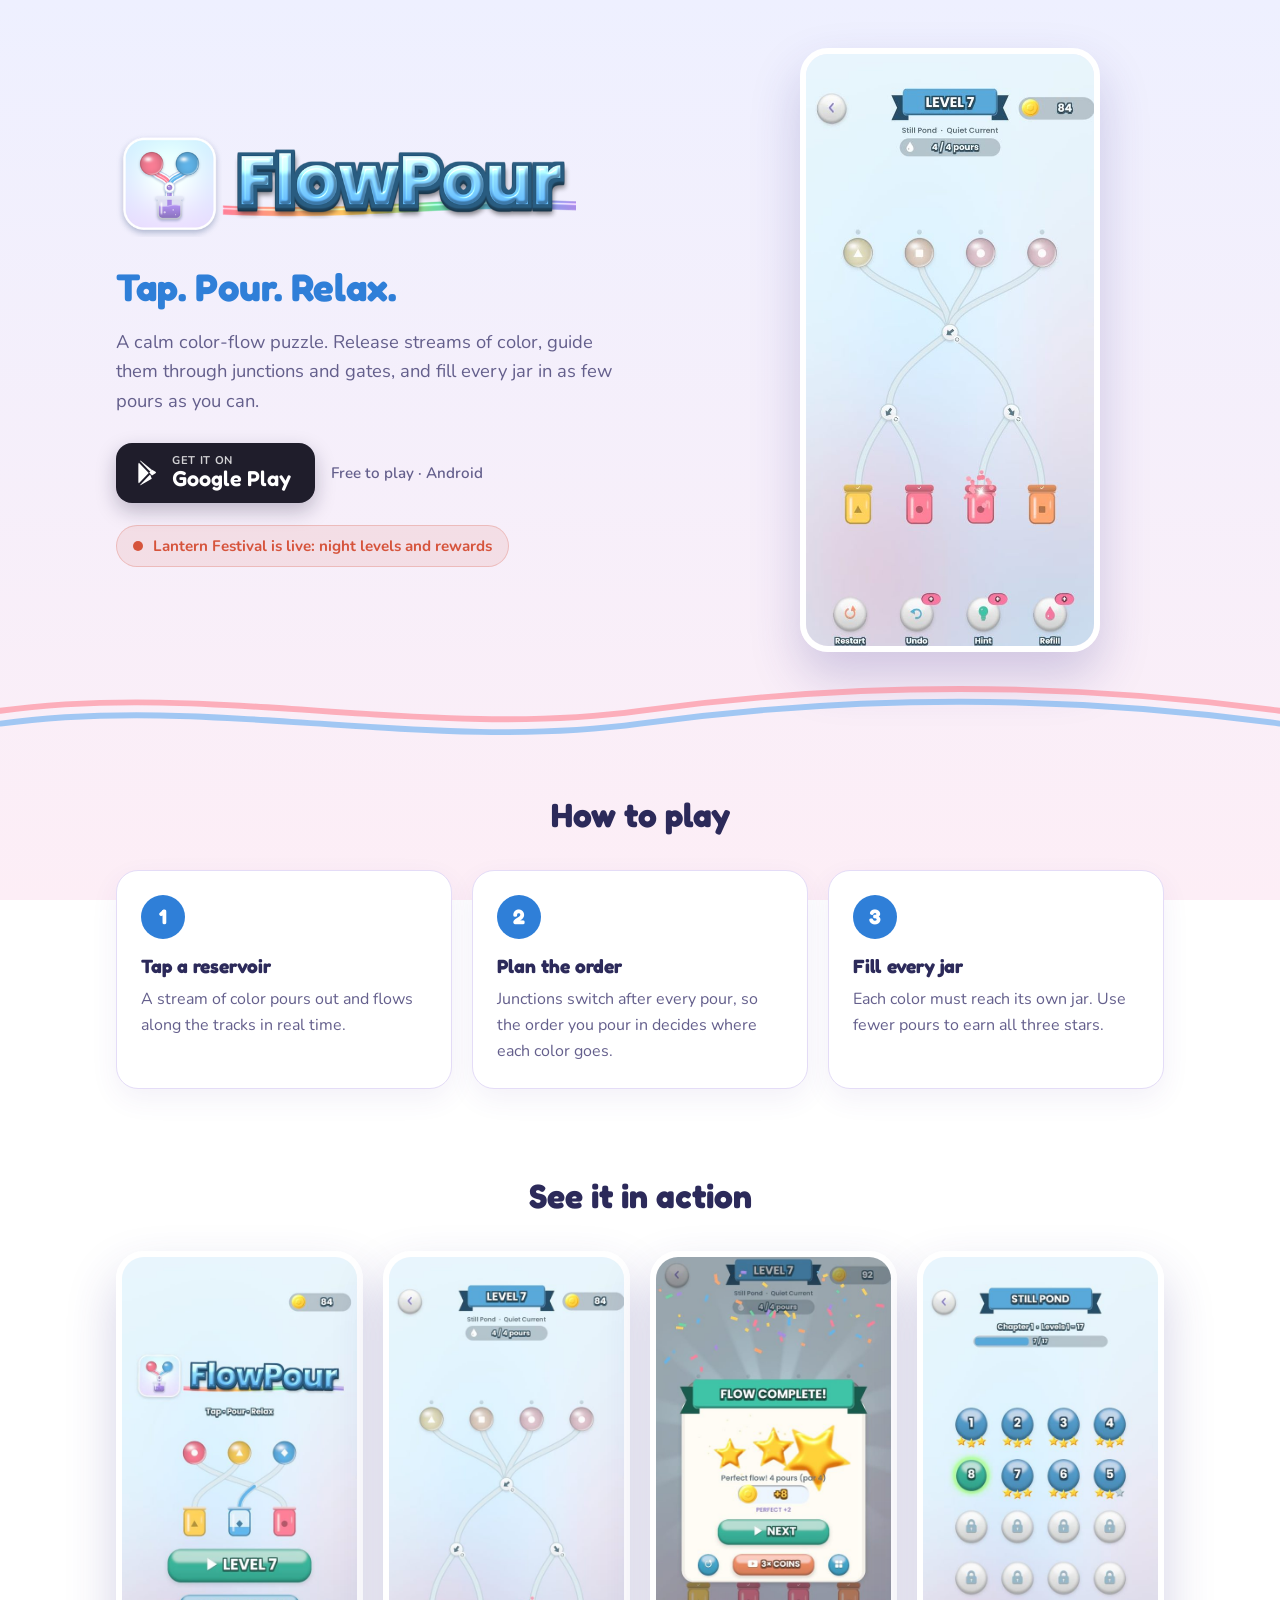
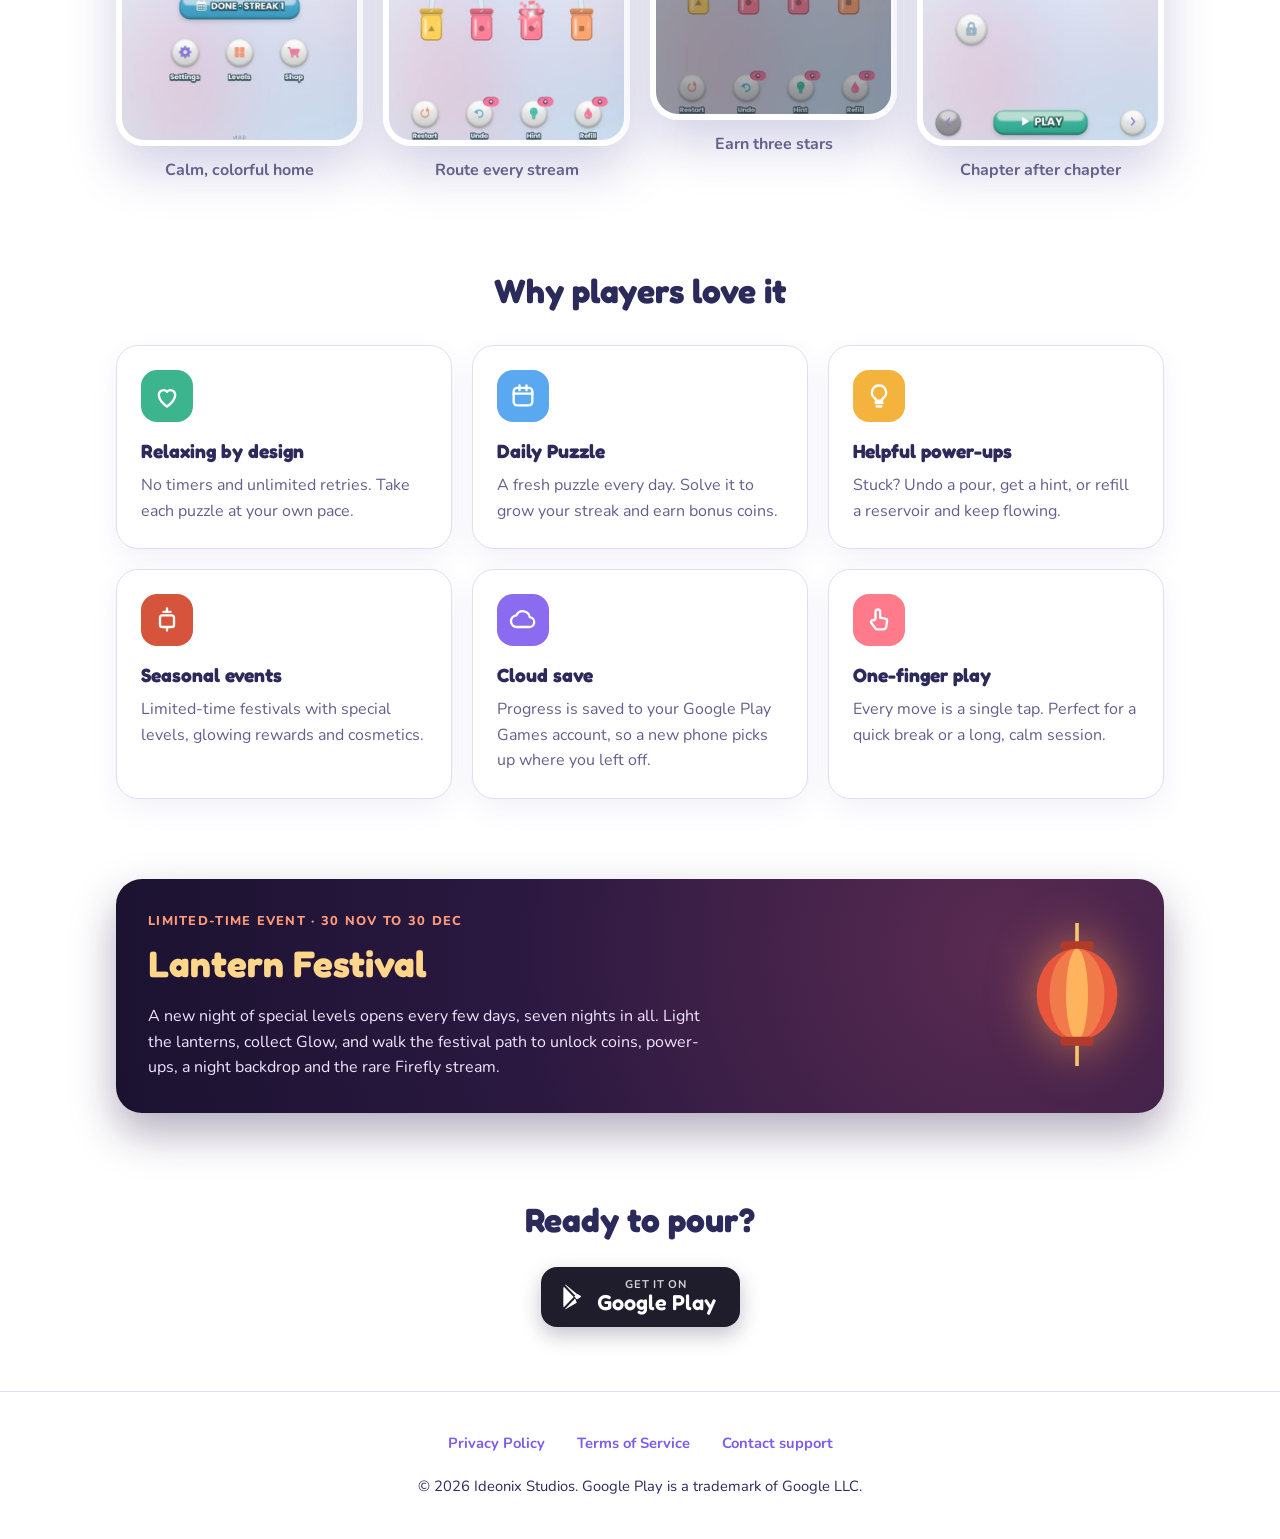
<file: index.html>
<!doctype html>
<html lang="en">
<head>
  <meta charset="utf-8">
  <meta name="viewport" content="width=device-width, initial-scale=1">
  <title>FlowPour - Tap. Pour. Relax.</title>
  <meta name="description" content="FlowPour is a relaxing color-flow puzzle game for Android by Ideonix Studios. Release streams of color and guide them into matching jars.">
  <meta property="og:title" content="FlowPour - Tap. Pour. Relax.">
  <meta property="og:description" content="A calm color-flow puzzle. Guide every stream into its own jar.">
  <meta property="og:image" content="assets/shots/home.jpg">
  <meta name="theme-color" content="#eef0ff">
  <link rel="icon" href="assets/icon.png">
  <link rel="preconnect" href="https://fonts.googleapis.com">
  <link rel="preconnect" href="https://fonts.gstatic.com" crossorigin>
  <link href="https://fonts.googleapis.com/css2?family=Fredoka:wght@500;600;700&family=Nunito:wght@400;600;700&display=swap" rel="stylesheet">
  <link rel="stylesheet" href="style.css">
</head>
<body class="home">

<header class="hero">
  <div class="wrap hero-grid">
    <div class="hero-copy">
      <div class="brand">
        <img class="brand-logo" src="assets/logo.png" alt="FlowPour" width="720" height="164">
      </div>
      <p class="tagline">Tap. Pour. Relax.</p>
      <p class="lede">A calm color-flow puzzle. Release streams of color, guide them through junctions and gates,
        and fill every jar in as few pours as you can.</p>
      <div class="cta">
        <a class="play-btn" href="https://play.google.com/store/apps/details?id=com.IdeonixStudios.flowpour">
          <svg viewBox="0 0 24 24" width="26" height="26" aria-hidden="true"><path fill="currentColor" d="M4.5 2.6c-.3.3-.5.8-.5 1.4v16c0 .6.2 1.1.5 1.4l9.1-9.4-9.1-9.4zm10.4 10.8-2.3 2.4-7.2 7.4c.4.1.9 0 1.4-.3l9.6-5.6-1.5-3.9zm4.6-2.7-2.9-1.7-2.5 2.6 2.5 2.6 2.9-1.7c1.1-.6 1.1-1.2 0-1.8zM6.8 1.1c-.5-.3-1-.4-1.4-.3l7.2 7.4 2.3 2.4 1.5-1.6-9.6-7.9z"/></svg>
          <span><small>Get it on</small>Google Play</span>
        </a>
        <span class="cta-note">Free to play · Android</span>
      </div>
      <a class="event-chip" href="#event" data-starts="2026-11-30T00:00:00Z" data-ends="2026-12-30T00:00:00Z">
        <span class="dot" aria-hidden="true"></span>
        <span class="chip-text" data-soon="Lantern Festival starts 30 November">Lantern Festival is live: night levels and rewards</span>
      </a>
    </div>
    <div class="hero-phone">
      <img src="assets/shots/play.jpg" alt="A FlowPour level: four colored reservoirs, junction arrows and matching jars" width="540" height="1110">
    </div>
  </div>
  <svg class="hero-wave" viewBox="0 0 1440 120" preserveAspectRatio="none" aria-hidden="true">
    <path d="M0 70 C 240 20, 480 120, 720 70 S 1200 20, 1440 70" fill="none" stroke="#ff7a8a" stroke-width="10" stroke-linecap="round"/>
    <path d="M0 92 C 240 42, 480 142, 720 92 S 1200 42, 1440 92" fill="none" stroke="#5aa8f0" stroke-width="10" stroke-linecap="round"/>
  </svg>
</header>

<main class="wrap">

  <section class="section">
    <h2 class="section-title">How to play</h2>
    <ol class="steps">
      <li>
        <span class="step-num">1</span>
        <h3>Tap a reservoir</h3>
        <p>A stream of color pours out and flows along the tracks in real time.</p>
      </li>
      <li>
        <span class="step-num">2</span>
        <h3>Plan the order</h3>
        <p>Junctions switch after every pour, so the order you pour in decides where each color goes.</p>
      </li>
      <li>
        <span class="step-num">3</span>
        <h3>Fill every jar</h3>
        <p>Each color must reach its own jar. Use fewer pours to earn all three stars.</p>
      </li>
    </ol>
  </section>

  <section class="section">
    <h2 class="section-title">See it in action</h2>
    <div class="shots" tabindex="0" aria-label="Screenshots">
      <figure><img src="assets/shots/home.jpg" alt="Home screen" loading="lazy" width="540" height="1110"><figcaption>Calm, colorful home</figcaption></figure>
      <figure><img src="assets/shots/play.jpg" alt="A level in progress" loading="lazy" width="540" height="1110"><figcaption>Route every stream</figcaption></figure>
      <figure><img src="assets/shots/win.jpg" alt="Level complete with three stars" loading="lazy" width="540" height="1050"><figcaption>Earn three stars</figcaption></figure>
      <figure><img src="assets/shots/map.jpg" alt="Chapter level map" loading="lazy" width="540" height="1110"><figcaption>Chapter after chapter</figcaption></figure>
    </div>
  </section>

  <section class="section">
    <h2 class="section-title">Why players love it</h2>
    <div class="features">
      <article class="feature">
        <span class="feat-icon" style="--c:#3cb58e"><svg viewBox="0 0 24 24" aria-hidden="true"><path d="M12 21s-7-4.4-7-10a4 4 0 0 1 7-2.6A4 4 0 0 1 19 11c0 5.6-7 10-7 10z"/></svg></span>
        <h3>Relaxing by design</h3>
        <p>No timers and unlimited retries. Take each puzzle at your own pace.</p>
      </article>
      <article class="feature">
        <span class="feat-icon" style="--c:#5aa8f0"><svg viewBox="0 0 24 24" aria-hidden="true"><rect x="4" y="5" width="16" height="15" rx="3"/><path d="M4 10h16M9 3v4M15 3v4"/></svg></span>
        <h3>Daily Puzzle</h3>
        <p>A fresh puzzle every day. Solve it to grow your streak and earn bonus coins.</p>
      </article>
      <article class="feature">
        <span class="feat-icon" style="--c:#f3b33d"><svg viewBox="0 0 24 24" aria-hidden="true"><path d="M9 18h6M10 21h4M12 3a6 6 0 0 0-3.5 10.9c.5.4.8.9.9 1.6V16h5.2v-.5c.1-.7.4-1.2.9-1.6A6 6 0 0 0 12 3z"/></svg></span>
        <h3>Helpful power-ups</h3>
        <p>Stuck? Undo a pour, get a hint, or refill a reservoir and keep flowing.</p>
      </article>
      <article class="feature">
        <span class="feat-icon" style="--c:#d6543c"><svg viewBox="0 0 24 24" aria-hidden="true"><path d="M12 2v3M9 5h6M8 8h8a2 2 0 0 1 2 2v6a2 2 0 0 1-2 2H8a2 2 0 0 1-2-2v-6a2 2 0 0 1 2-2zM12 18v3"/></svg></span>
        <h3>Seasonal events</h3>
        <p>Limited-time festivals with special levels, glowing rewards and cosmetics.</p>
      </article>
      <article class="feature">
        <span class="feat-icon" style="--c:#8b6cf0"><svg viewBox="0 0 24 24" aria-hidden="true"><path d="M7 18a5 5 0 0 1-.6-10 6 6 0 0 1 11.4 1.6A4.2 4.2 0 0 1 17 18z"/></svg></span>
        <h3>Cloud save</h3>
        <p>Progress is saved to your Google Play Games account, so a new phone picks up where you left off.</p>
      </article>
      <article class="feature">
        <span class="feat-icon" style="--c:#ff7a8a"><svg viewBox="0 0 24 24" aria-hidden="true"><path d="M9 11V5a2 2 0 0 1 4 0v5l4.3.9a2 2 0 0 1 1.6 2.2l-.6 4.4A3 3 0 0 1 15.3 20H11a3 3 0 0 1-2.4-1.2L5.5 14.6a1.6 1.6 0 0 1 2.3-2.2z"/></svg></span>
        <h3>One-finger play</h3>
        <p>Every move is a single tap. Perfect for a quick break or a long, calm session.</p>
      </article>
    </div>
  </section>

  <section class="section event" id="event" data-ends="2026-12-30T00:00:00Z">
    <div class="event-card">
      <div>
        <p class="event-kicker">Limited-time event · 30 Nov to 30 Dec</p>
        <h2>Lantern Festival</h2>
        <p>A new night of special levels opens every few days, seven nights in all. Light the lanterns, collect Glow,
          and walk the festival path to unlock coins, power-ups, a night backdrop and the rare Firefly stream.</p>
      </div>
      <svg class="event-art" viewBox="0 0 120 160" aria-hidden="true">
        <line x1="60" y1="0" x2="60" y2="22" stroke="#f6c66b" stroke-width="4"/>
        <rect x="42" y="20" width="36" height="10" rx="4" fill="#b23a2a"/>
        <ellipse cx="60" cy="78" rx="44" ry="50" fill="#e8553d"/>
        <ellipse cx="60" cy="78" rx="30" ry="50" fill="#f07a4a"/>
        <ellipse cx="60" cy="78" rx="12" ry="50" fill="#ffb35c"/>
        <rect x="42" y="124" width="36" height="10" rx="4" fill="#b23a2a"/>
        <line x1="60" y1="134" x2="60" y2="156" stroke="#f6c66b" stroke-width="4"/>
      </svg>
    </div>
  </section>

  <section class="section closing">
    <h2>Ready to pour?</h2>
    <a class="play-btn" href="https://play.google.com/store/apps/details?id=com.IdeonixStudios.flowpour">
      <svg viewBox="0 0 24 24" width="26" height="26" aria-hidden="true"><path fill="currentColor" d="M4.5 2.6c-.3.3-.5.8-.5 1.4v16c0 .6.2 1.1.5 1.4l9.1-9.4-9.1-9.4zm10.4 10.8-2.3 2.4-7.2 7.4c.4.1.9 0 1.4-.3l9.6-5.6-1.5-3.9zm4.6-2.7-2.9-1.7-2.5 2.6 2.5 2.6 2.9-1.7c1.1-.6 1.1-1.2 0-1.8zM6.8 1.1c-.5-.3-1-.4-1.4-.3l7.2 7.4 2.3 2.4 1.5-1.6-9.6-7.9z"/></svg>
      <span><small>Get it on</small>Google Play</span>
    </a>
  </section>

</main>

<footer class="site-footer">
  <div class="wrap">
    <nav class="footer-links">
      <a href="privacy.html">Privacy Policy</a>
      <a href="terms.html">Terms of Service</a>
      <a href="mailto:IdeonixStudios@gmail.com">Contact support</a>
    </nav>
    <p>&copy; 2026 Ideonix Studios. Google Play is a trademark of Google LLC.</p>
  </div>
</footer>

<script>
  // event promos: "starts ..." before the festival, "is live" during it, hidden once it has ended
  var now = Date.now();
  document.querySelectorAll('[data-ends]').forEach(function (el) {
    if (now >= Date.parse(el.getAttribute('data-ends'))) { el.hidden = true; return; }
    var starts = el.getAttribute('data-starts');
    if (starts && now < Date.parse(starts)) {
      el.classList.add('soon');
      var t = el.querySelector('[data-soon]');
      if (t) t.textContent = t.getAttribute('data-soon');
    }
  });
</script>
</body>
</html>
</file>
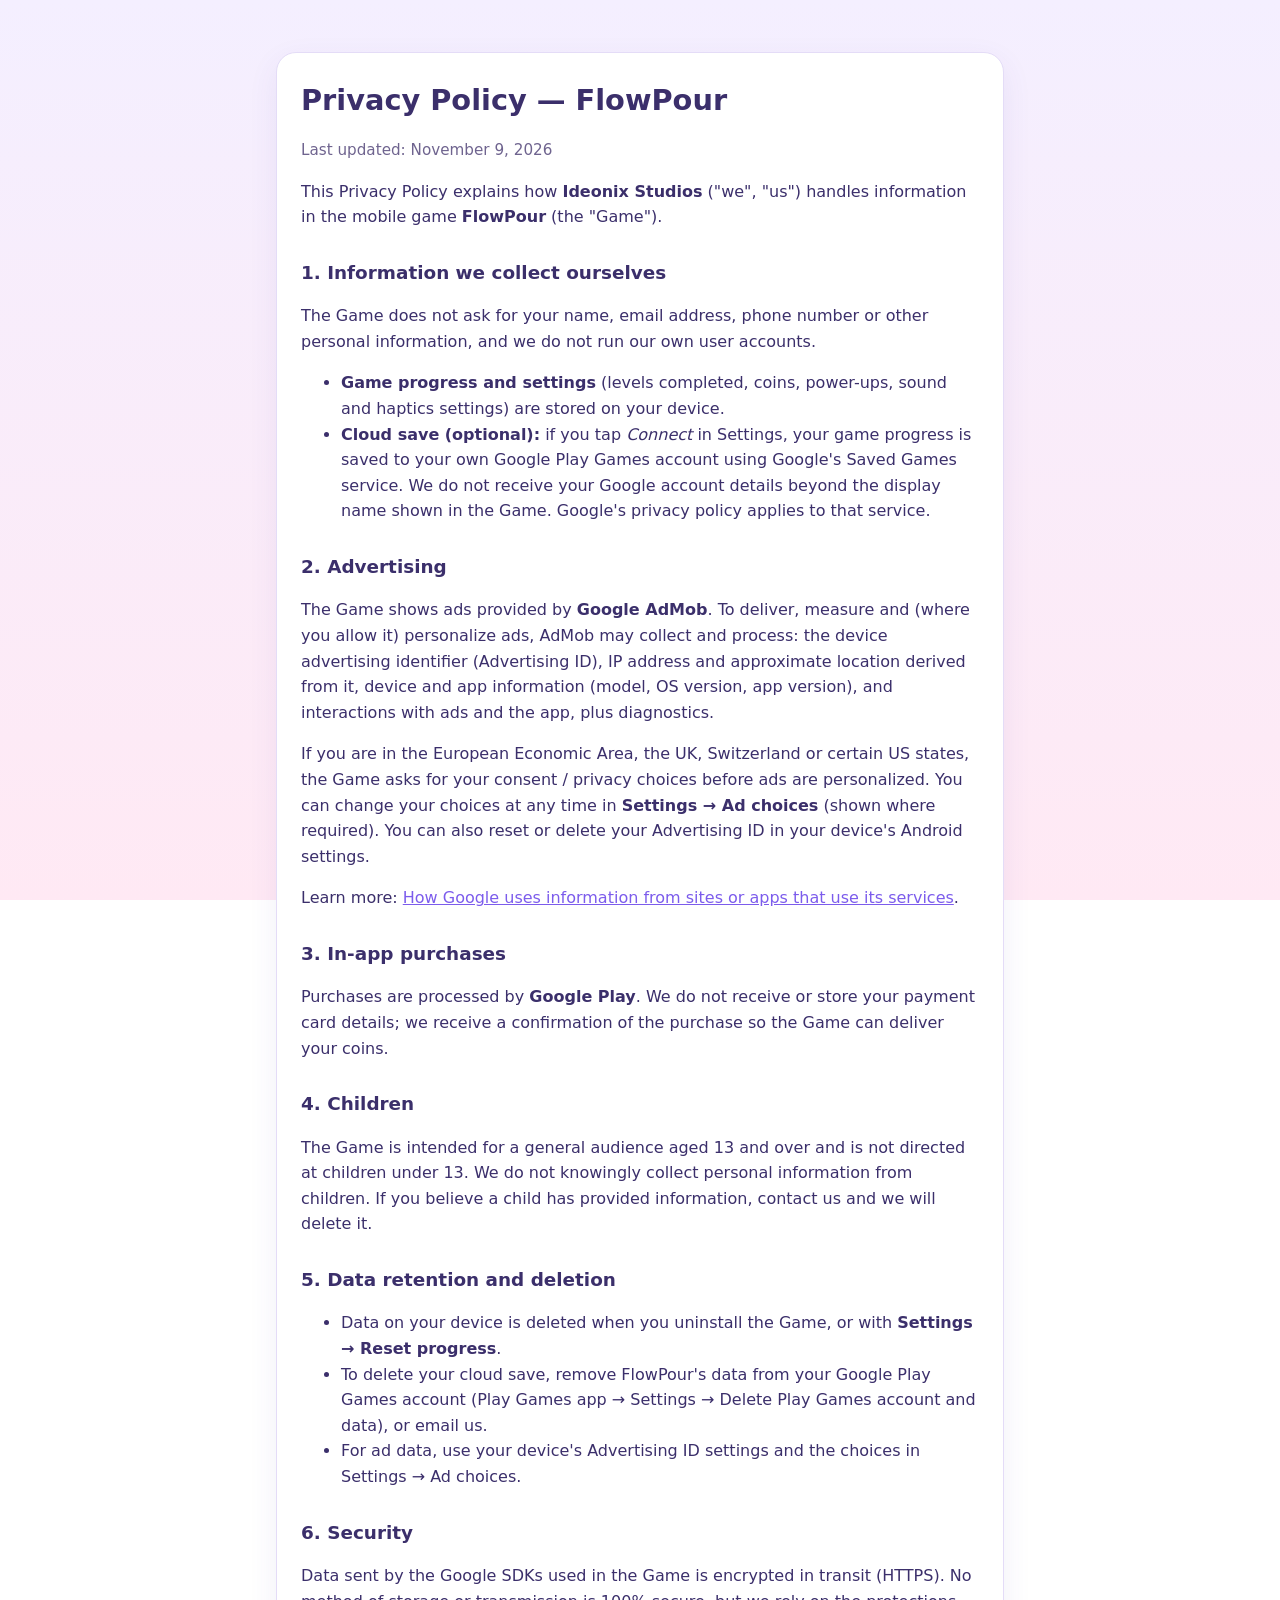
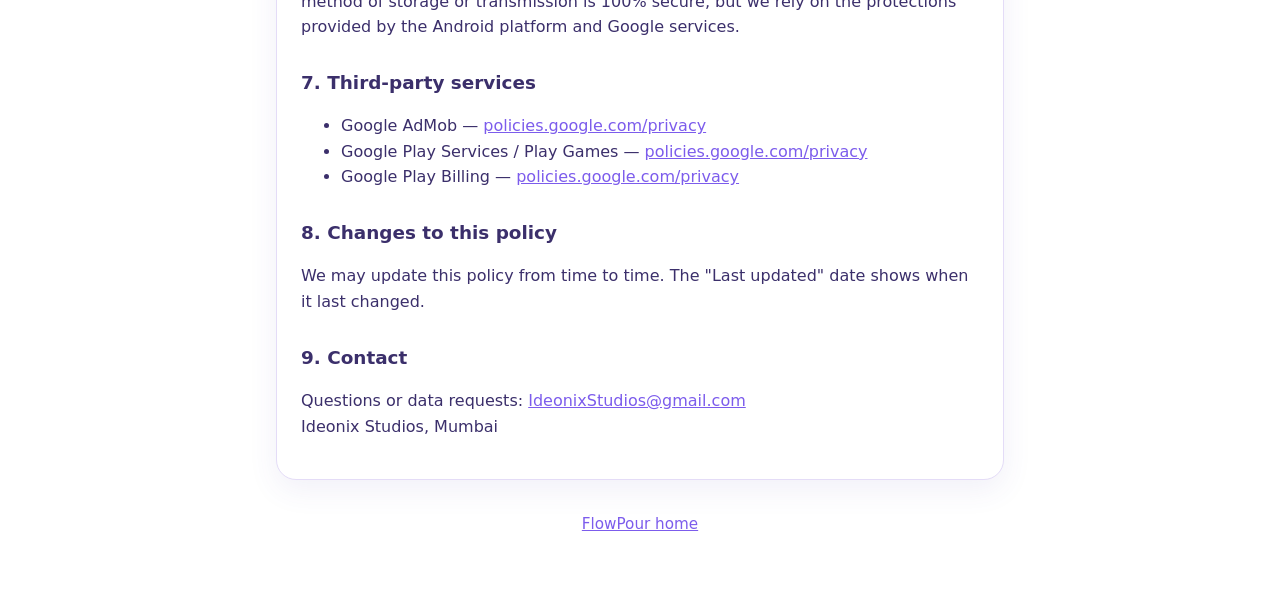
<file: privacy.html>
<!doctype html>
<html lang="en">
<head>
  <meta charset="utf-8">
  <meta name="viewport" content="width=device-width, initial-scale=1">
  <title>FlowPour Privacy Policy</title>
  <link rel="icon" href="assets/icon.png">
  <link rel="stylesheet" href="style.css">
</head>
<body>
<main>
  <section class="card">
    <h1>Privacy Policy &mdash; FlowPour</h1>
    <p class="muted">Last updated: November 9, 2026</p>
    <p>This Privacy Policy explains how <strong>Ideonix Studios</strong> ("we", "us") handles information in the mobile game
      <strong>FlowPour</strong> (the "Game").</p>

    <h2>1. Information we collect ourselves</h2>
    <p>The Game does not ask for your name, email address, phone number or other personal information, and we do not run
      our own user accounts.</p>
    <ul>
      <li><strong>Game progress and settings</strong> (levels completed, coins, power-ups, sound and haptics settings) are
        stored on your device.</li>
      <li><strong>Cloud save (optional):</strong> if you tap <em>Connect</em> in Settings, your game progress is saved to
        your own Google Play Games account using Google's Saved Games service. We do not receive your Google account
        details beyond the display name shown in the Game. Google's privacy policy applies to that service.</li>
    </ul>

    <h2>2. Advertising</h2>
    <p>The Game shows ads provided by <strong>Google AdMob</strong>. To deliver, measure and (where you allow it)
      personalize ads, AdMob may collect and process: the device advertising identifier (Advertising ID), IP address and
      approximate location derived from it, device and app information (model, OS version, app version), and interactions
      with ads and the app, plus diagnostics.</p>
    <p>If you are in the European Economic Area, the UK, Switzerland or certain US states, the Game asks for your consent /
      privacy choices before ads are personalized. You can change your choices at any time in
      <strong>Settings &rarr; Ad choices</strong> (shown where required). You can also reset or delete your Advertising ID
      in your device's Android settings.</p>
    <p>Learn more: <a href="https://policies.google.com/technologies/partner-sites">How Google uses information from sites
      or apps that use its services</a>.</p>

    <h2>3. In-app purchases</h2>
    <p>Purchases are processed by <strong>Google Play</strong>. We do not receive or store your payment card details; we
      receive a confirmation of the purchase so the Game can deliver your coins.</p>

    <h2>4. Children</h2>
    <p>The Game is intended for a general audience aged 13 and over and is not directed at children under 13. We do not
      knowingly collect personal information from children. If you believe a child has provided information, contact us
      and we will delete it.</p>

    <h2 id="deletion">5. Data retention and deletion</h2>
    <ul>
      <li>Data on your device is deleted when you uninstall the Game, or with <strong>Settings &rarr; Reset
        progress</strong>.</li>
      <li>To delete your cloud save, remove FlowPour's data from your Google Play Games account (Play Games app &rarr;
        Settings &rarr; Delete Play Games account and data), or email us.</li>
      <li>For ad data, use your device's Advertising ID settings and the choices in Settings &rarr; Ad choices.</li>
    </ul>

    <h2>6. Security</h2>
    <p>Data sent by the Google SDKs used in the Game is encrypted in transit (HTTPS). No method of storage or transmission
      is 100% secure, but we rely on the protections provided by the Android platform and Google services.</p>

    <h2>7. Third-party services</h2>
    <ul>
      <li>Google AdMob &mdash; <a href="https://policies.google.com/privacy">policies.google.com/privacy</a></li>
      <li>Google Play Services / Play Games &mdash; <a href="https://policies.google.com/privacy">policies.google.com/privacy</a></li>
      <li>Google Play Billing &mdash; <a href="https://policies.google.com/privacy">policies.google.com/privacy</a></li>
    </ul>

    <h2>8. Changes to this policy</h2>
    <p>We may update this policy from time to time. The "Last updated" date shows when it last changed.</p>

    <h2>9. Contact</h2>
    <p>Questions or data requests: <a href="mailto:IdeonixStudios@gmail.com">IdeonixStudios@gmail.com</a><br>Ideonix Studios, Mumbai</p>
  </section>
  <footer class="muted"><a href="index.html">FlowPour home</a></footer>
</main>
</body>
</html>
</file>
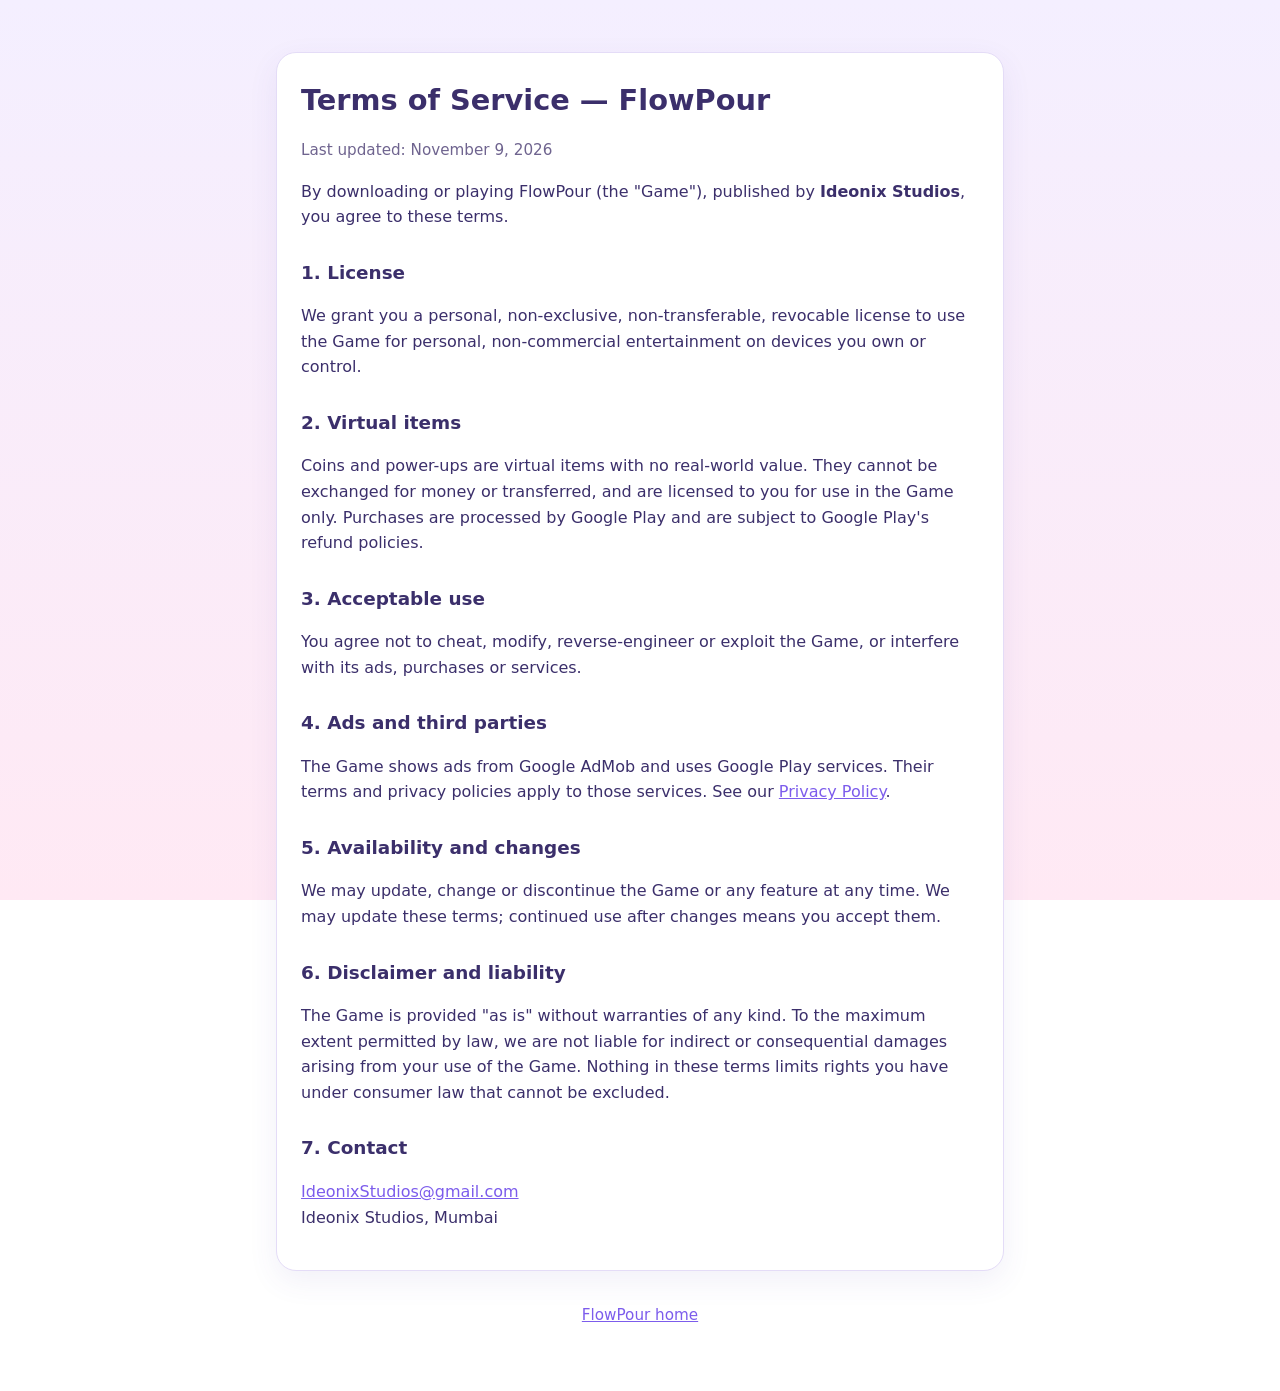
<file: terms.html>
<!doctype html>
<html lang="en">
<head>
  <meta charset="utf-8">
  <meta name="viewport" content="width=device-width, initial-scale=1">
  <title>FlowPour Terms of Service</title>
  <link rel="icon" href="assets/icon.png">
  <link rel="stylesheet" href="style.css">
</head>
<body>
<main>
  <section class="card">
    <h1>Terms of Service &mdash; FlowPour</h1>
    <p class="muted">Last updated: November 9, 2026</p>
    <p>By downloading or playing FlowPour (the "Game"), published by <strong>Ideonix Studios</strong>, you agree to these
      terms.</p>

    <h2>1. License</h2>
    <p>We grant you a personal, non-exclusive, non-transferable, revocable license to use the Game for personal,
      non-commercial entertainment on devices you own or control.</p>

    <h2>2. Virtual items</h2>
    <p>Coins and power-ups are virtual items with no real-world value. They cannot be exchanged for money or transferred,
      and are licensed to you for use in the Game only. Purchases are processed by Google Play and are subject to Google
      Play's refund policies.</p>

    <h2>3. Acceptable use</h2>
    <p>You agree not to cheat, modify, reverse-engineer or exploit the Game, or interfere with its ads, purchases or
      services.</p>

    <h2>4. Ads and third parties</h2>
    <p>The Game shows ads from Google AdMob and uses Google Play services. Their terms and privacy policies apply to those
      services. See our <a href="privacy.html">Privacy Policy</a>.</p>

    <h2>5. Availability and changes</h2>
    <p>We may update, change or discontinue the Game or any feature at any time. We may update these terms; continued use
      after changes means you accept them.</p>

    <h2>6. Disclaimer and liability</h2>
    <p>The Game is provided "as is" without warranties of any kind. To the maximum extent permitted by law, we are not
      liable for indirect or consequential damages arising from your use of the Game. Nothing in these terms limits rights
      you have under consumer law that cannot be excluded.</p>

    <h2>7. Contact</h2>
    <p><a href="mailto:IdeonixStudios@gmail.com">IdeonixStudios@gmail.com</a><br>Ideonix Studios, Mumbai</p>
  </section>
  <footer class="muted"><a href="index.html">FlowPour home</a></footer>
</main>
</body>
</html>
</file>
<file: style.css>
:root {
  --bg: #f4efff;
  --bg2: #ffe9f4;
  --card: #ffffff;
  --ink: #3b2f6b;
  --muted: #6f648f;
  --accent: #7c5cec;
  --line: #e4dcf7;
}
@media (prefers-color-scheme: dark) {
  :root:not([data-theme="light"]) {
    --bg: #1b1730;
    --bg2: #241a33;
    --card: #262040;
    --ink: #ece8ff;
    --muted: #b3aad6;
    --accent: #a993ff;
    --line: #3a3160;
  }
}
* { box-sizing: border-box; }
body {
  margin: 0;
  font-family: system-ui, -apple-system, "Segoe UI", Roboto, sans-serif;
  color: var(--ink);
  background: linear-gradient(180deg, var(--bg), var(--bg2));
  background-attachment: fixed;
  line-height: 1.6;
}
main { max-width: 760px; margin: 0 auto; padding: 32px 16px 64px; }
header { text-align: center; padding: 24px 0 8px; }
header img.logo { width: min(360px, 80%); height: auto; }
.card {
  background: var(--card);
  border: 1px solid var(--line);
  border-radius: 20px;
  padding: 24px;
  margin-top: 20px;
  box-shadow: 0 10px 30px rgba(80, 60, 160, 0.08);
}
h1 { font-size: 1.8rem; margin: 0 0 4px; }
h2 { font-size: 1.15rem; margin: 28px 0 8px; }
p, li { color: var(--ink); }
.muted { color: var(--muted); font-size: 0.95rem; }
a { color: var(--accent); }
nav { display: flex; gap: 12px; justify-content: center; flex-wrap: wrap; margin-top: 16px; }
nav a {
  text-decoration: none;
  background: var(--accent);
  color: #fff;
  padding: 10px 18px;
  border-radius: 999px;
  font-weight: 600;
}
footer { text-align: center; margin-top: 32px; }

/* ---------------------------------------------------------------- landing page (index.html only) */
body.home {
  --bg: #eef0ff;
  --bg2: #fdeef6;
  --ink: #2c2a5a;
  --muted: #645f8c;
  --blue: #2f7fd8;
  --green: #2fa57f;
  --festival: #d6543c;
  font-family: "Nunito", system-ui, -apple-system, "Segoe UI", Roboto, sans-serif;
  overflow-x: hidden;
}
@media (prefers-color-scheme: dark) {
  body.home:not([data-theme="light"]) {
    --bg: #17162c;
    --bg2: #22182f;
    --card: #232042;
    --ink: #eeeaff;
    --muted: #b7b0dc;
    --line: #37305e;
    --blue: #6fb1ff;
    --green: #4fd1a6;
  }
}
body.home h1, body.home h2, body.home h3, body.home .tagline, body.home .play-btn span {
  font-family: "Fredoka", "Nunito", system-ui, sans-serif;
}
.home .wrap { max-width: 1080px; margin: 0 auto; padding: 0 16px; }
.home main { max-width: none; padding: 0; }

/* hero */
.hero { position: relative; padding: 48px 0 96px; text-align: left; }
.hero-grid { display: grid; grid-template-columns: 1.15fr 0.85fr; gap: 40px; align-items: center; }
.brand { display: flex; align-items: center; gap: 16px; }
.brand-icon { width: 88px; height: 88px; border-radius: 22px; box-shadow: 0 10px 24px rgba(60, 50, 140, 0.18); flex: none; }
.brand-logo { width: min(460px, 86vw); height: auto; display: block; }
.home .tagline { font-size: clamp(1.6rem, 4vw, 2.4rem); font-weight: 700; color: var(--blue); margin: 20px 0 8px; }
.home .lede { font-size: 1.15rem; color: var(--muted); max-width: 520px; margin: 0 0 28px; }
.cta { display: flex; align-items: center; gap: 16px; flex-wrap: wrap; }
.cta-note { color: var(--muted); font-weight: 600; font-size: 0.95rem; }
.play-btn {
  display: inline-flex; align-items: center; gap: 12px;
  background: #1f1d2b; color: #fff; text-decoration: none;
  padding: 12px 24px 12px 18px; border-radius: 16px; min-height: 56px;
  box-shadow: 0 8px 20px rgba(20, 16, 50, 0.25);
  transition: transform 0.15s ease, box-shadow 0.15s ease;
}
.play-btn:hover { transform: translateY(-2px); box-shadow: 0 12px 26px rgba(20, 16, 50, 0.3); }
.play-btn:focus-visible { outline: 3px solid var(--blue); outline-offset: 3px; }
.play-btn span { display: flex; flex-direction: column; line-height: 1.1; font-size: 1.35rem; font-weight: 600; }
.play-btn small { font-family: "Nunito", system-ui, sans-serif; font-size: 0.7rem; font-weight: 700; text-transform: uppercase; letter-spacing: 0.06em; opacity: 0.8; }
.event-chip {
  display: inline-flex; align-items: center; gap: 10px; margin-top: 22px;
  padding: 8px 16px; border-radius: 999px; text-decoration: none; font-weight: 700; font-size: 0.95rem;
  color: var(--festival); background: rgba(214, 84, 60, 0.1); border: 1px solid rgba(214, 84, 60, 0.25);
}
.event-chip .dot { width: 10px; height: 10px; border-radius: 50%; background: var(--festival); animation: pulse 1.8s ease-in-out infinite; }
.event-chip.soon .dot { animation: none; background: #e39a12; }
.event-chip.soon { color: #a8670a; background: rgba(227, 154, 18, 0.12); border-color: rgba(227, 154, 18, 0.3); }
@keyframes pulse { 0%, 100% { box-shadow: 0 0 0 0 rgba(214, 84, 60, 0.5); } 50% { box-shadow: 0 0 0 7px rgba(214, 84, 60, 0); } }
.hero-phone { justify-self: center; animation: float 6s ease-in-out infinite; }
.hero-phone img, .shots img {
  display: block; width: 100%; height: auto; border-radius: 28px;
  border: 6px solid #fff; box-shadow: 0 24px 50px rgba(60, 50, 140, 0.22);
}
.hero-phone img { width: min(300px, 70vw); }
@keyframes float { 0%, 100% { transform: translateY(0); } 50% { transform: translateY(-10px); } }
.hero-wave { position: absolute; left: 0; bottom: 8px; width: 100%; height: 70px; opacity: 0.55; }

/* sections */
.home .section { padding: 40px 0; }
.section-title { font-size: clamp(1.6rem, 3.5vw, 2.1rem); text-align: center; margin: 0 0 28px; }
.home h3 { font-size: 1.2rem; margin: 0 0 6px; }
.home p { margin: 0; }

.steps { list-style: none; padding: 0; margin: 0; display: grid; grid-template-columns: repeat(3, 1fr); gap: 20px; }
.steps li, .feature {
  background: var(--card); border: 1px solid var(--line); border-radius: 22px; padding: 24px;
  box-shadow: 0 10px 28px rgba(80, 60, 160, 0.07);
}
.steps p, .feature p { color: var(--muted); }
.step-num {
  display: inline-grid; place-items: center; width: 44px; height: 44px; margin-bottom: 12px;
  border-radius: 50%; background: var(--blue); color: #fff; font-family: "Fredoka", sans-serif; font-weight: 700; font-size: 1.3rem;
}

.shots {
  display: grid; grid-template-columns: repeat(4, 1fr); gap: 20px; align-items: start;
}
.shots figure { margin: 0; text-align: center; }
.shots figcaption { margin-top: 12px; font-weight: 700; color: var(--muted); }
.shots:focus-visible { outline: 3px solid var(--blue); outline-offset: 6px; border-radius: 12px; }

.features { display: grid; grid-template-columns: repeat(3, 1fr); gap: 20px; }
.feat-icon {
  display: grid; place-items: center; width: 52px; height: 52px; margin-bottom: 14px;
  border-radius: 16px; background: var(--c);
}
.feat-icon svg { width: 28px; height: 28px; fill: none; stroke: #fff; stroke-width: 2; stroke-linecap: round; stroke-linejoin: round; }

.event-card {
  display: grid; grid-template-columns: 1fr auto; gap: 24px; align-items: center;
  padding: 32px; border-radius: 26px; color: #fff;
  background: radial-gradient(circle at 85% 30%, #5a2b52 0%, #2a1840 55%, #1b1230 100%);
  box-shadow: 0 20px 44px rgba(40, 20, 70, 0.35);
}
.event-card h2 { font-size: clamp(1.7rem, 4vw, 2.3rem); margin: 4px 0 10px; color: #ffd68a; }
.event-card p { color: #f1e6ff; max-width: 560px; }
.event-kicker { text-transform: uppercase; letter-spacing: 0.1em; font-weight: 800; font-size: 0.8rem; color: #ff9b7a !important; }
.event-art { width: 110px; height: auto; filter: drop-shadow(0 0 24px rgba(255, 160, 80, 0.6)); animation: sway 4s ease-in-out infinite; transform-origin: 50% 0; }
@keyframes sway { 0%, 100% { transform: rotate(-4deg); } 50% { transform: rotate(4deg); } }

.closing { text-align: center; }
.closing h2 { font-size: clamp(1.6rem, 3.5vw, 2.1rem); margin: 0 0 20px; }

.site-footer { margin-top: 24px; padding: 32px 0 40px; border-top: 1px solid var(--line); text-align: center; color: var(--muted); font-size: 0.92rem; }
.footer-links { display: flex; justify-content: center; flex-wrap: wrap; gap: 8px 24px; margin: 0 0 12px; }
.home .footer-links a { background: none; color: var(--accent); padding: 8px 4px; font-weight: 700; text-decoration: none; }
.home .footer-links a:hover { text-decoration: underline; }

/* tablet */
@media (max-width: 900px) {
  .features { grid-template-columns: repeat(2, 1fr); }
  .shots { grid-template-columns: repeat(4, 220px); overflow-x: auto; scroll-snap-type: x mandatory; padding-bottom: 12px; }
  .shots figure { scroll-snap-align: center; }
}
/* phone */
@media (max-width: 680px) {
  .hero { padding: 28px 0 80px; text-align: center; }
  .hero-grid { grid-template-columns: 1fr; gap: 32px; }
  .brand { justify-content: center; }
  .brand-logo { width: min(320px, 82vw); }
  .lede { margin-left: auto; margin-right: auto; }
  .cta { justify-content: center; }
  .hero-phone img { width: min(240px, 66vw); }
  .steps, .features { grid-template-columns: 1fr; }
  .shots { grid-template-columns: repeat(4, 68vw); }
  .event-card { grid-template-columns: 1fr; text-align: center; padding: 28px 20px; }
  .event-card p { margin: 0 auto; }
  .event-art { justify-self: center; width: 84px; }
}
@media (prefers-reduced-motion: reduce) {
  .hero-phone, .event-art, .event-chip .dot { animation: none; }
  .play-btn { transition: none; }
}
</file>
